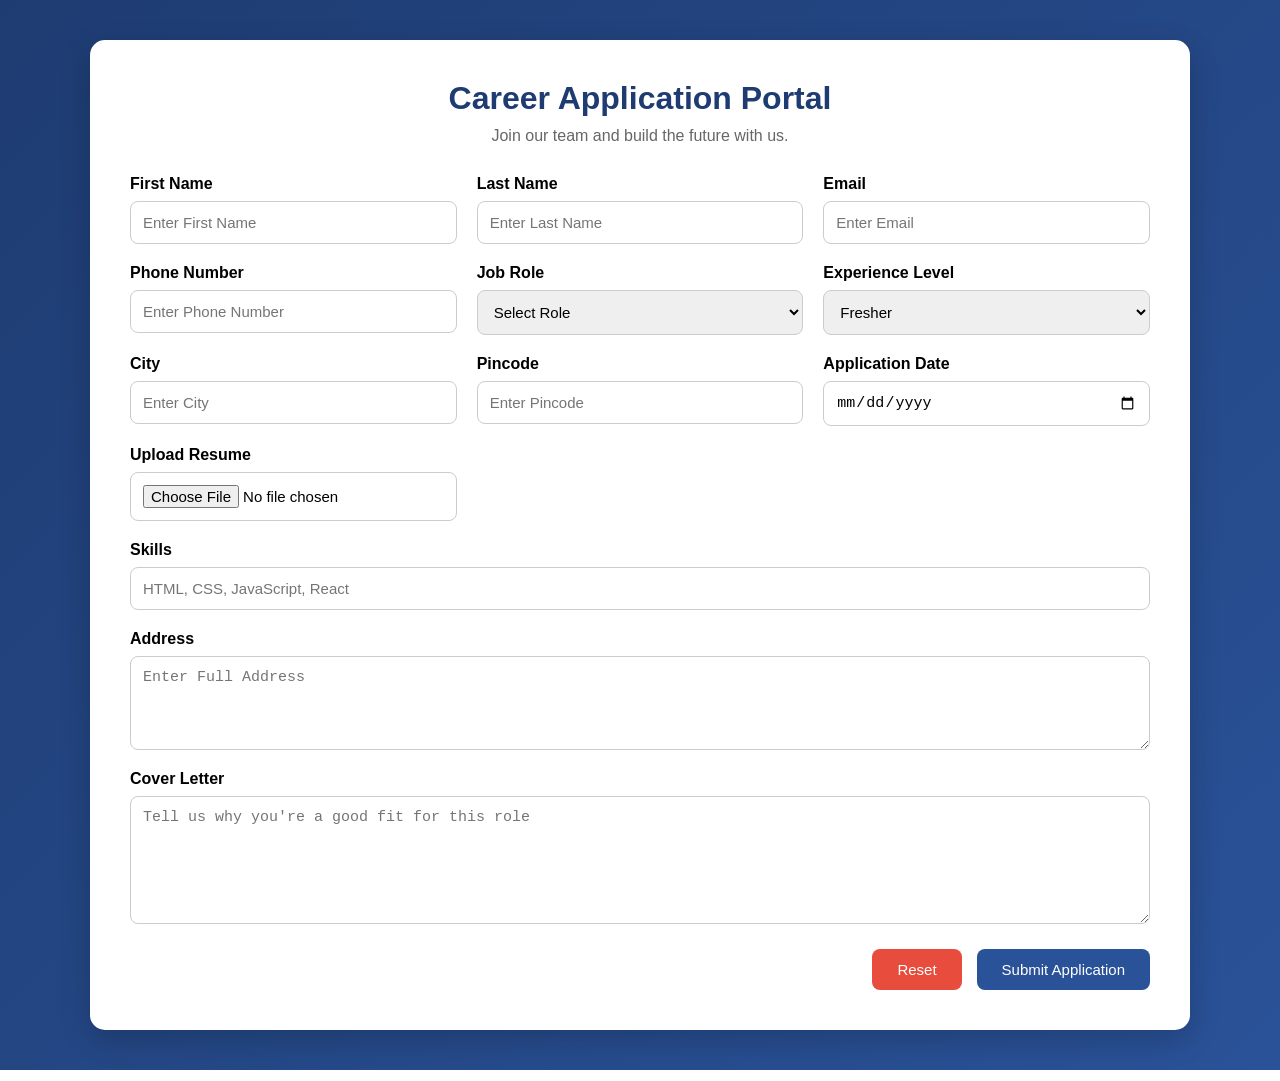
<file: Project-2/index.html>
<!DOCTYPE html>
<html lang="en">
<head>
    <meta charset="UTF-8">
    <meta name="viewport" content="width=device-width, initial-scale=1.0">
    <title>Career Application Portal</title>
    <link rel="stylesheet" href="style.css">
</head>
<body>

<div class="container">

    <div class="apply-box">

        <div class="header">
            <h1>Career Application Portal</h1>
            <p>Join our team and build the future with us.</p>
        </div>

        <form>

            <div class="form-grid">

                <div class="form-control">
                    <label>First Name</label>
                    <input type="text" placeholder="Enter First Name" required>
                </div>

                <div class="form-control">
                    <label>Last Name</label>
                    <input type="text" placeholder="Enter Last Name" required>
                </div>

                <div class="form-control">
                    <label>Email</label>
                    <input type="email" placeholder="Enter Email" required>
                </div>

                <div class="form-control">
                    <label>Phone Number</label>
                    <input type="tel" placeholder="Enter Phone Number" required>
                </div>

                <div class="form-control">
                    <label>Job Role</label>
                    <select required>
                        <option value="">Select Role</option>
                        <option>Frontend Developer</option>
                        <option>Backend Developer</option>
                        <option>Full Stack Developer</option>
                        <option>Software Engineer</option>
                    </select>
                </div>

                <div class="form-control">
                    <label>Experience Level</label>
                    <select>
                        <option>Fresher</option>
                        <option>0-1 Years</option>
                        <option>1-3 Years</option>
                        <option>3+ Years</option>
                    </select>
                </div>

                <div class="form-control">
                    <label>City</label>
                    <input type="text" placeholder="Enter City">
                </div>

                <div class="form-control">
                    <label>Pincode</label>
                    <input type="number" placeholder="Enter Pincode">
                </div>

                <div class="form-control">
                    <label>Application Date</label>
                    <input type="date">
                </div>

                <div class="form-control">
                    <label>Upload Resume</label>
                    <input type="file">
                </div>

                <div class="form-control full-width">
                    <label>Skills</label>
                    <input type="text" placeholder="HTML, CSS, JavaScript, React">
                </div>

                <div class="form-control full-width">
                    <label>Address</label>
                    <textarea rows="4" placeholder="Enter Full Address"></textarea>
                </div>

                <div class="form-control full-width">
                    <label>Cover Letter</label>
                    <textarea rows="6" placeholder="Tell us why you're a good fit for this role"></textarea>
                </div>

            </div>

            <div class="button-container">
                <button type="reset" class="reset-btn">Reset</button>
                <button type="submit" class="submit-btn">Submit Application</button>
            </div>

        </form>

    </div>

</div>

</body>
</html>
</file>
<file: Project-2/style.css>
*{
    margin:0;
    padding:0;
    box-sizing:border-box;
}

body{
    font-family:Arial, Helvetica, sans-serif;
    background:linear-gradient(135deg,#1e3c72,#2a5298);
    min-height:100vh;
    padding:40px 20px;
}

.container{
    max-width:1100px;
    margin:auto;
}

.apply-box{
    background:white;
    padding:40px;
    border-radius:15px;
    box-shadow:0 10px 30px rgba(0,0,0,0.2);
}

.header{
    text-align:center;
    margin-bottom:30px;
}

.header h1{
    color:#1e3c72;
    margin-bottom:10px;
}

.header p{
    color:#666;
}

.form-grid{
    display:grid;
    grid-template-columns:repeat(auto-fit,minmax(250px,1fr));
    gap:20px;
}

.form-control{
    display:flex;
    flex-direction:column;
}

.form-control label{
    margin-bottom:8px;
    font-weight:600;
}

.form-control input,
.form-control select,
.form-control textarea{
    padding:12px;
    border:1px solid #ccc;
    border-radius:8px;
    font-size:15px;
    transition:0.3s;
}

.form-control input:focus,
.form-control select:focus,
.form-control textarea:focus{
    outline:none;
    border-color:#2a5298;
    box-shadow:0 0 8px rgba(42,82,152,0.3);
}

.full-width{
    grid-column:1/-1;
}

.button-container{
    display:flex;
    justify-content:flex-end;
    gap:15px;
    margin-top:25px;
}

button{
    padding:12px 25px;
    border:none;
    border-radius:8px;
    cursor:pointer;
    font-size:15px;
    transition:0.3s;
}

.reset-btn{
    background:#e74c3c;
    color:white;
}

.submit-btn{
    background:#2a5298;
    color:white;
}

.reset-btn:hover,
.submit-btn:hover{
    transform:translateY(-3px);
}

@media(max-width:768px){

    .apply-box{
        padding:25px;
    }

    .button-container{
        flex-direction:column;
    }

    button{
        width:100%;
    }
}
</file>
